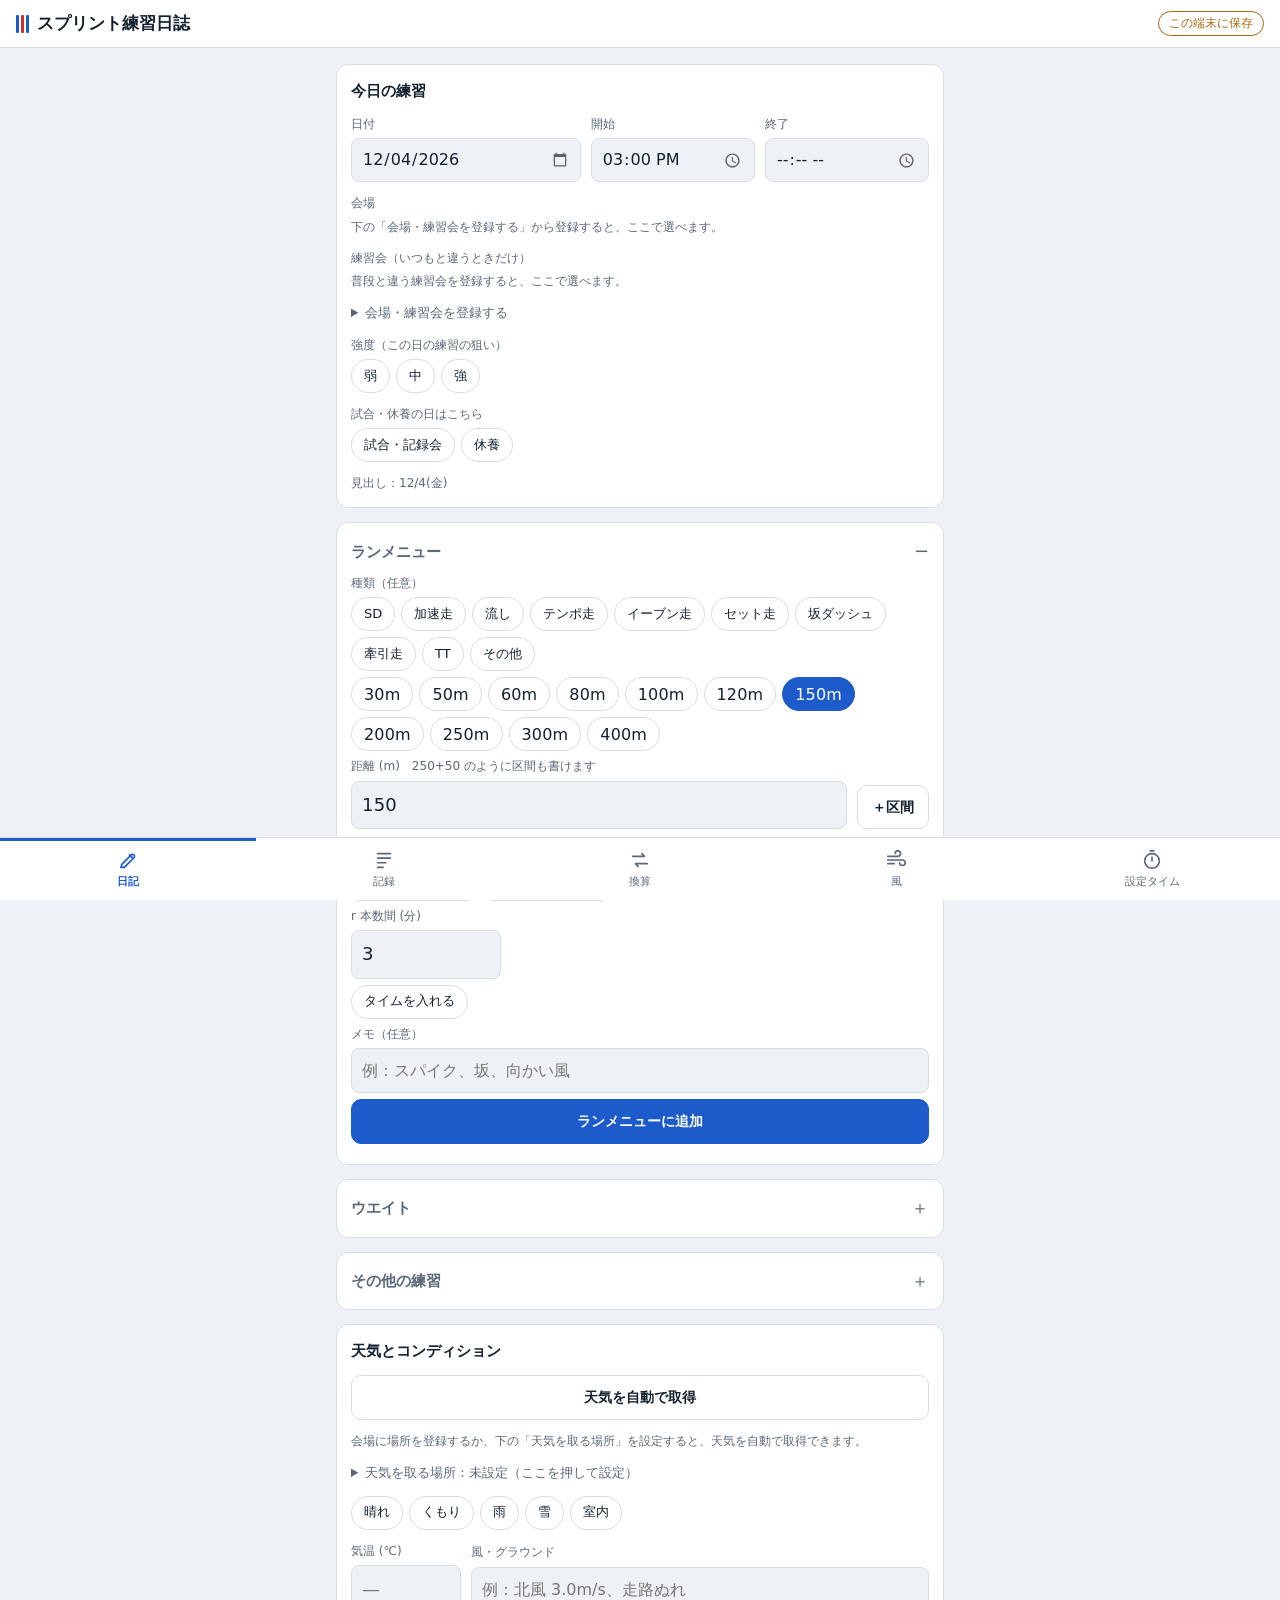
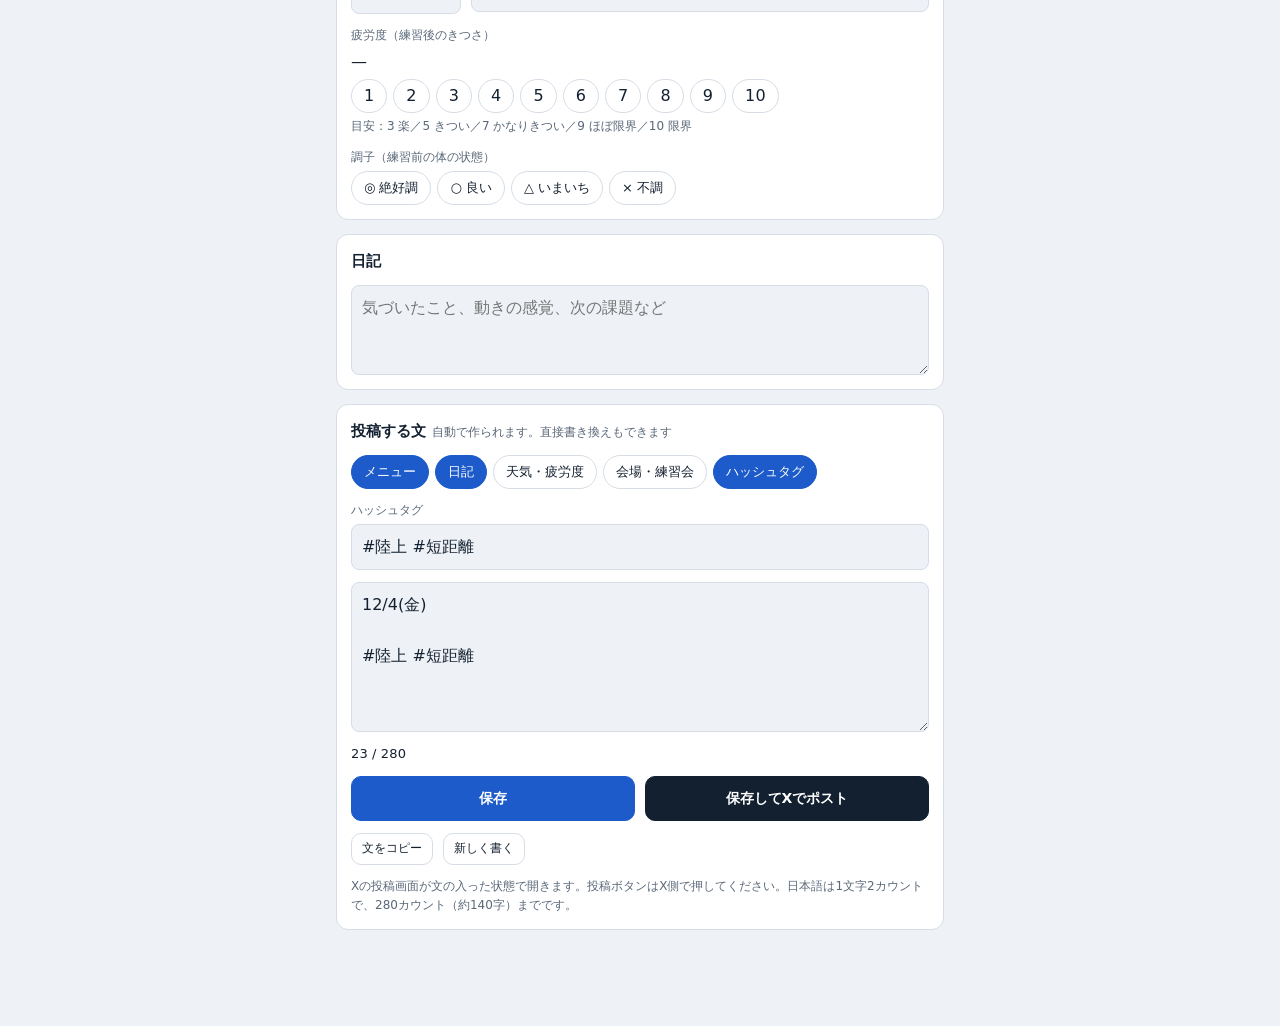
<file: index.html>
<!DOCTYPE html>
<html lang="ja">
<head>
<meta charset="utf-8">
<meta name="viewport" content="width=device-width, initial-scale=1, viewport-fit=cover">
<meta http-equiv="Content-Security-Policy" content="default-src 'none'; script-src 'self'; style-src 'self'; img-src 'self' data:; font-src 'self'; connect-src 'self' https://api.open-meteo.com https://archive-api.open-meteo.com https://geocoding-api.open-meteo.com; manifest-src 'self'; worker-src 'self'; base-uri 'none'; form-action 'none'; object-src 'none'">
<meta name="referrer" content="no-referrer">
<meta name="theme-color" content="#1c5bc9">
<meta name="apple-mobile-web-app-capable" content="yes">
<meta name="apple-mobile-web-app-title" content="練習日誌">
<title>スプリント練習日誌</title>
<link rel="manifest" href="manifest.webmanifest">
<link rel="apple-touch-icon" href="icons/apple-touch-icon.png">
<link rel="icon" href="icons/icon-192.png">
<link rel="stylesheet" href="style.css">
</head>
<body>
<header class="top">
  <h1><span class="lanes" aria-hidden="true"><i></i><i></i><i></i></span>スプリント練習日誌</h1>
  <span id="storePill" class="pill warn">この端末に保存</span>
</header>

<main>
<!-- ================= 日記 ================= -->
<section class="view" id="v-diary">
  <div class="card">
    <h2 id="formTitle">今日の練習</h2>
    <div class="grid3">
      <label class="f">日付<input type="date" id="fDate"></label>
      <label class="f">開始<input type="time" id="fTime" step="900"></label>
      <label class="f">終了<input type="time" id="fTimeEnd" step="900"></label>
    </div>
    <div class="f">会場
      <div class="chips" id="fVenue" role="group" aria-label="会場"></div>
    </div>
    <div class="f">練習会（いつもと違うときだけ）
      <div class="chips" id="fSession" role="group" aria-label="練習会"></div>
    </div>
    <details id="venueBox">
      <summary>会場・練習会を登録する</summary>
      <div class="stack mt8">
        <h3>会場</h3>
        <label class="f">会場の名前<input id="vName" maxlength="40" placeholder="例：鳥取大学グラウンド"></label>
        <p class="hint" id="vLocInfo">場所：なし（天気は「天気を取る場所」で取得します）</p>
        <div class="row">
          <button type="button" class="btn small grow" id="vGeo">今いる場所にする</button>
          <label class="f grow"><input id="vQ" maxlength="40" placeholder="地名で探す（例：鳥取市）" aria-label="会場の場所を地名で探す"></label>
          <button type="button" class="btn small" id="vSearch">検索</button>
        </div>
        <div id="vResults" class="stack"></div>
        <div class="row"><button type="button" class="btn primary grow" id="vAdd">会場を登録</button></div>
        <div id="vList" class="stack"></div>
        <h3>練習会</h3>
        <div class="row">
          <label class="f grow">練習会の名前<input id="sName" maxlength="40" placeholder="例：合同練習、○○クラブ練習会"></label>
          <button type="button" class="btn self-end" id="sAdd">登録</button>
        </div>
        <div id="sList" class="stack"></div>
      </div>
    </details>
    <div class="f">強度（この日の練習の狙い）
      <div class="chips" id="fInt" role="group" aria-label="強度">
        <button type="button" class="chip" data-v="弱" aria-pressed="false">弱</button>
        <button type="button" class="chip" data-v="中" aria-pressed="false">中</button>
        <button type="button" class="chip" data-v="強" aria-pressed="false">強</button>
      </div>
    </div>
    <div class="f">試合・休養の日はこちら
      <div class="chips" id="fMarks" role="group" aria-label="試合・休養">
        <button type="button" class="chip" data-v="試合" aria-pressed="false">試合・記録会</button>
        <button type="button" class="chip" data-v="休養" aria-pressed="false">休養</button>
      </div>
    </div>
    <p class="hint" id="headPreview"></p>
  </div>

  <!-- 試合結果 -->
  <div class="card" id="raceCard" hidden>
    <h2>試合結果<small>自己記録（PB・SB）に自動で入ります</small></h2>
    <label class="f">大会名<input id="fMeet" maxlength="60" placeholder="例：県選手権、学内記録会"></label>
    <div class="chips" id="xEvent" role="group" aria-label="種目"></div>
    <div class="row" id="xDistRow">
      <label class="f w-s">距離 (m)<input class="num" id="xDist" inputmode="numeric" value="100" maxlength="5"></label>
    </div>
    <div class="stack" id="xRelay" hidden>
      <div class="chips" id="xRelayType" role="group" aria-label="リレーの種目">
        <button type="button" class="chip" data-v="4×100m" aria-pressed="true">4×100m</button>
        <button type="button" class="chip" data-v="4×400m" aria-pressed="false">4×400m</button>
        <button type="button" class="chip" data-v="その他" aria-pressed="false">その他</button>
      </div>
      <label class="f" id="xRelayNameWrap" hidden>リレーの名前<input id="xRelayName" maxlength="20" placeholder="例：スウェーデンリレー"></label>
      <div class="f">走順
        <div class="chips" id="xLeg" role="group" aria-label="走順">
          <button type="button" class="chip num" data-v="1" aria-pressed="false">1走</button>
          <button type="button" class="chip num" data-v="2" aria-pressed="false">2走</button>
          <button type="button" class="chip num" data-v="3" aria-pressed="false">3走</button>
          <button type="button" class="chip num" data-v="4" aria-pressed="false">4走</button>
        </div>
      </div>
    </div>
    <div class="chips" id="xRound" role="group" aria-label="ラウンド">
      <button type="button" class="chip" data-v="予選" aria-pressed="false">予選</button>
      <button type="button" class="chip" data-v="準決勝" aria-pressed="false">準決勝</button>
      <button type="button" class="chip" data-v="決勝" aria-pressed="false">決勝</button>
      <button type="button" class="chip" data-v="TR" aria-pressed="false">TR</button>
    </div>
    <div class="row">
      <label class="f grow"><span id="xTimeLabel">タイム</span><input class="num" id="xTime" inputmode="decimal" maxlength="8" placeholder="例：11.20"></label>
      <label class="f grow" id="xWindWrap">風速 (m/s)<input class="num" id="xWind" inputmode="decimal" maxlength="5" placeholder="例：+1.2"></label>
      <label class="f grow" id="xSplitWrap" hidden>自分の区間 (任意)<input class="num" id="xSplit" inputmode="decimal" maxlength="8" placeholder="例：10.5"></label>
    </div>
    <div class="chips" id="xTiming" role="group" aria-label="計時">
      <button type="button" class="chip" data-v="elec" aria-pressed="true">電気計時</button>
      <button type="button" class="chip" data-v="hand" aria-pressed="false">手動計時</button>
    </div>
    <div class="row">
      <label class="f w-xs">順位<input class="num" id="xPlace" inputmode="numeric" maxlength="3" placeholder="—"></label>
      <label class="f w-xs">組<input class="num" id="xHeat" inputmode="numeric" maxlength="3" placeholder="—"></label>
      <label class="f w-xs">レーン<input class="num" id="xLane" inputmode="numeric" maxlength="2" placeholder="—"></label>
    </div>
    <div class="row"><button type="button" class="btn primary grow" id="xAdd">結果を追加</button></div>
    <div id="raceList" class="stack"></div>
  </div>

  <!-- ランメニュー -->
  <details class="card" id="runCard" open>
    <summary><h2>ランメニュー <small id="runCount"></small></h2></summary>
    <div class="stack mt8">
      <div class="f">種類（任意）
        <div class="chips" id="mKind" role="group" aria-label="ランメニューの種類"></div>
      </div>
      <label class="f" id="mKindNameWrap" hidden>種類の名前<input id="mKindName" maxlength="20" placeholder="例：ミニハードル走"></label>
      <div class="chips" id="mDist" role="group" aria-label="距離"></div>
      <div class="row">
        <label class="f grow">距離 (m)　250+50 のように区間も書けます<input class="num" id="mDistIn" inputmode="text" value="150" maxlength="30"></label>
        <button type="button" class="btn self-end" id="mPlus" aria-label="区間を足す">＋区間</button>
      </div>
      <div class="row">
        <div class="f">本数
          <div class="stepper"><button type="button" data-step="reps" data-d="-1" aria-label="本数を減らす">−</button><input class="num stepnum" id="mReps" type="text" inputmode="numeric" pattern="[0-9]*" maxlength="3" value="3" aria-label="本数（1〜20）"><button type="button" data-step="reps" data-d="1" aria-label="本数を増やす">＋</button></div>
        </div>
        <div class="f">セット
          <div class="stepper"><button type="button" data-step="sets" data-d="-1" aria-label="セットを減らす">−</button><input class="num stepnum" id="mSets" type="text" inputmode="numeric" pattern="[0-9]*" maxlength="3" value="1" aria-label="セット数（1〜20）"><button type="button" data-step="sets" data-d="1" aria-label="セットを増やす">＋</button></div>
        </div>
      </div>
      <div class="stack" id="mLinkWrap" hidden>
        <label class="f">つなぎ（区間のあいだ）<input id="mLink" maxlength="30" placeholder="例：10秒、ウォーク20m"></label>
        <div class="chips" id="mLinkChips" role="group" aria-label="つなぎをすぐ選ぶ"></div>
      </div>
      <div class="row">
        <label class="f w-m">r 本数間 (分)<input class="num" id="mRest" inputmode="decimal" value="3" maxlength="8"></label>
        <label class="f w-m" id="mSetRestWrap">R セット間 (分)<input class="num" id="mSetRest" inputmode="decimal" value="8" maxlength="8"></label>
      </div>
      <div class="chips" role="group" aria-label="タイム">
        <button type="button" class="chip" id="mWithTime" aria-pressed="false">タイムを入れる</button>
      </div>
      <p class="hint" id="mTimeNote" hidden>タイムを入れられるのは、本数×セットが20本までのメニューです。</p>
      <div class="stack" id="mTimeWrap" hidden>
        <div class="chips" id="mTiming" role="group" aria-label="計時">
          <button type="button" class="chip" data-v="hand" aria-pressed="true">手動計時</button>
          <button type="button" class="chip" data-v="elec" aria-pressed="false">電気計時</button>
        </div>
        <div class="times" id="mTimes"></div>
      </div>
      <label class="f">メモ（任意）<input id="mNote" maxlength="100" placeholder="例：スパイク、坂、向かい風"></label>
      <div class="row">
        <button type="button" class="btn primary grow" id="mAdd">ランメニューに追加</button>
      </div>
      <div id="menuList" class="stack"></div>
    </div>
  </details>

  <!-- ウエイト -->
  <details class="card" id="weightCard">
    <summary><h2>ウエイト <small id="weightCount"></small></h2></summary>
    <div class="stack mt8">
      <div class="chips" id="gEx" role="group" aria-label="ウエイトの種目"></div>
      <label class="f">種目名<input id="gName" maxlength="30" value="スクワット"></label>
      <div class="row">
        <label class="f w-m">重量 (kg)<input class="num" id="gKg" inputmode="decimal" maxlength="30" placeholder="例：100 / 80-90-100"></label>
        <div class="f">回数
          <div class="stepper"><button type="button" data-gstep="reps" data-d="-1" aria-label="回数を減らす">−</button><input class="num stepnum" id="gReps" type="text" inputmode="numeric" pattern="[0-9]*" maxlength="3" value="5" aria-label="回数（1〜100）"><button type="button" data-gstep="reps" data-d="1" aria-label="回数を増やす">＋</button></div>
        </div>
        <div class="f">セット
          <div class="stepper"><button type="button" data-gstep="sets" data-d="-1" aria-label="セットを減らす">−</button><input class="num stepnum" id="gSets" type="text" inputmode="numeric" pattern="[0-9]*" maxlength="3" value="3" aria-label="セット数（1〜20）"><button type="button" data-gstep="sets" data-d="1" aria-label="セットを増やす">＋</button></div>
        </div>
      </div>
      <label class="f">メモ（任意）<input id="gNote" maxlength="60" placeholder="例：RPE8、フォーム重視、片脚ずつ"></label>
      <div class="row">
        <button type="button" class="btn primary grow" id="gAdd">ウエイトを追加</button>
      </div>
      <div id="weightList" class="stack"></div>
    </div>
  </details>

  <!-- その他の練習 -->
  <details class="card" id="extraCard">
    <summary><h2>その他の練習 <small id="extraCount"></small></h2></summary>
    <div class="stack mt8">
      <div class="chips" id="oCat" role="group" aria-label="練習の種類"></div>
      <div class="chips" id="oPlyo" role="group" aria-label="プライオ・跳躍の種目" hidden></div>
      <label class="f" id="oNameWrap"><span id="oNameLabel">内容（任意）</span><input id="oName" maxlength="30"></label>
      <div class="row" id="oPmRow" hidden>
        <label class="f w-s">負荷 (kp)<input class="num" id="oKp" inputmode="decimal" maxlength="6" placeholder="例：7.5"></label>
        <label class="f w-s">最大 (W)<input class="num" id="oWatt" inputmode="numeric" maxlength="5" placeholder="任意"></label>
      </div>
      <div class="row" id="oAmtRow">
        <label class="f grow" id="oAmtWrap"><span id="oAmtLabel">量</span><input class="num" id="oAmt" maxlength="20"></label>
        <div class="f" id="oSetsWrap">セット
          <div class="stepper"><button type="button" data-ostep="-1" aria-label="セットを減らす">−</button><input class="num stepnum" id="oSets" type="text" inputmode="numeric" pattern="[0-9]*" maxlength="3" value="1" aria-label="セット数（1〜20）"><button type="button" data-ostep="1" aria-label="セットを増やす">＋</button></div>
        </div>
      </div>
      <div class="chips" id="oAmtChips" role="group" aria-label="量をすぐ選ぶ"></div>
      <label class="f"><span id="oMemoLabel">メモ（任意）</span><input id="oMemo" maxlength="60" placeholder="例：回転重視、左脚に張り"></label>
      <div class="row">
        <button type="button" class="btn primary grow" id="oAdd">追加</button>
      </div>
      <div class="row">
        <button type="button" class="btn small grow" id="oUseTpl">いつものセットを入れる</button>
        <button type="button" class="btn small grow" id="oSaveTpl">今の内容をいつものセットに登録</button>
      </div>
      <p class="hint" id="oTplInfo"></p>
      <div id="extraList" class="stack"></div>
    </div>
  </details>

  <!-- 練習の流れ -->
  <div class="card" id="flowCard">
    <h2>練習の流れ<small>投稿と記録はこの順番。↑↓で入れ替え</small></h2>
    <div id="flowList" class="stack"></div>
    <div class="f" id="upModeWrap">アップの書き方（投稿文）
      <div class="chips" id="upMode" role="group" aria-label="アップの書き方">
        <button type="button" class="chip" data-v="short" aria-pressed="true">「アップ」だけ</button>
        <button type="button" class="chip" data-v="detail" aria-pressed="false">アップ（中身も書く）</button>
      </div>
    </div>
    <p class="hint">「アップ」を押した項目は、投稿文で1つにまとめます。アップのランは練習ベストに入れません。</p>
  </div>

  <div class="card">
    <h2>天気とコンディション</h2>
    <div class="row">
      <button type="button" class="btn grow" id="wxBtn">天気を自動で取得</button>
    </div>
    <p class="hint" id="wxStatus">場所を設定すると、日付と時刻の天気を取得できます。</p>
    <details id="locBox">
      <summary id="locSummary">天気を取る場所：未設定</summary>
      <div class="stack mt8">
        <div class="row">
          <button type="button" class="btn grow" id="geoBtn">現在地を使う</button>
        </div>
        <div class="row">
          <label class="f grow">地名で探す<input id="locQ" maxlength="40" placeholder="例：鳥取市"></label>
          <button type="button" class="btn self-end" id="locSearch">検索</button>
        </div>
        <div id="locResults" class="stack"></div>
        <p class="hint">位置は約1kmの精度に丸めてこの端末にだけ保存し、天気の取得のときだけOpen-Meteoに送ります。</p>
      </div>
    </details>
    <div class="chips" id="fWeather" role="group" aria-label="天気"></div>
    <div class="row">
      <label class="f w-s">気温 (℃)<input class="num" id="fTemp" inputmode="decimal" placeholder="—" maxlength="5"></label>
      <label class="f grow">風・グラウンド<input id="fWind" maxlength="80" placeholder="例：北風 3.0m/s、走路ぬれ"></label>
    </div>
    <div class="f">疲労度（練習後のきつさ） <span class="num rpe" id="fFatV">—</span>
      <div class="chips" id="fFat" role="group" aria-label="疲労度"></div>
      <span class="hint">目安：3 楽／5 きつい／7 かなりきつい／9 ほぼ限界／10 限界</span>
    </div>
    <div class="f">調子（練習前の体の状態）
      <div class="chips" id="fCond" role="group" aria-label="調子"></div>
    </div>
  </div>

  <div class="card">
    <h2>日記</h2>
    <textarea id="fBody" maxlength="5000" placeholder="気づいたこと、動きの感覚、次の課題など"></textarea>
  </div>

  <div class="card">
    <h2>投稿する文<small>自動で作られます。直接書き換えもできます</small></h2>
    <div class="chips" id="pOpts" role="group" aria-label="投稿に入れるもの">
      <button type="button" class="chip" data-k="menu" aria-pressed="true">メニュー</button>
      <button type="button" class="chip" data-k="body" aria-pressed="true">日記</button>
      <button type="button" class="chip" data-k="cond" aria-pressed="false">天気・疲労度</button>
      <button type="button" class="chip" data-k="venue" aria-pressed="false">会場・練習会</button>
      <button type="button" class="chip" data-k="tags" aria-pressed="true">ハッシュタグ</button>
    </div>
    <label class="f">ハッシュタグ<input id="pTags" value="#陸上 #短距離" maxlength="100"></label>
    <textarea id="pText" class="tall" maxlength="5000"></textarea>
    <div class="row between">
      <span class="counter num" id="pCount">0 / 280</span>
      <button type="button" class="btn small" id="pReset" hidden>自動の文に戻す</button>
    </div>
    <div class="row">
      <button type="button" class="btn primary grow" id="saveBtn">保存</button>
      <a class="btn x grow" id="xBtn" href="https://x.com/intent/post" target="_blank" rel="noopener noreferrer">保存してXでポスト</a>
    </div>
    <div class="row">
      <button type="button" class="btn small" id="copyBtn">文をコピー</button>
      <button type="button" class="btn small" id="newBtn">新しく書く</button>
    </div>
    <p class="hint">Xの投稿画面が文の入った状態で開きます。投稿ボタンはX側で押してください。日本語は1文字2カウントで、280カウント（約140字）までです。</p>
  </div>
</section>

<!-- ================= 記録 ================= -->
<section class="view" id="v-log">
  <div class="card" id="backupWarn" hidden>
    <h2>バックアップをおすすめします</h2>
    <p class="hint" id="backupWarnText"></p>
    <div class="row"><button type="button" class="btn primary grow" id="exportBtn2">今すぐ書き出す</button></div>
  </div>
  <div class="card">
    <h2>今週のまとめ</h2>
    <div class="stats">
      <div class="stat"><div class="v num" id="sWeek">0</div><div class="k">練習した日</div></div>
      <div class="stat"><div class="v num" id="sStrong">0</div><div class="k">強度「強」の日</div></div>
      <div class="stat"><div class="v num" id="sDist">0</div><div class="k">走った距離 (m)</div></div>
    </div>
  </div>
  <div class="card">
    <h2>自己記録<small>PB・SB（<span id="sbYear"></span>年）</small></h2>
    <div class="tablewrap"><table id="pbTable"><thead><tr><th>種目</th><th>PB</th><th>SB</th></tr></thead><tbody></tbody></table></div>
    <p class="hint" id="pbEmpty">試合結果を日記に入れるか、下から記録を入れると、種目ごとのPBとSBが出ます。</p>
    <p class="hint">PB・SBは電気計時で、100m・200mなどは追い風2.0m/s以下の記録から選びます。追い風参考や手動計時の記録は、より速いときだけ参考として出します。</p>
    <div id="relayBox" hidden>
      <h3>リレー（チームのベスト）</h3>
      <div class="tablewrap"><table id="relayTable"><thead><tr><th>種目</th><th>ベスト</th><th>大会・走順</th></tr></thead><tbody></tbody></table></div>
    </div>
    <details id="recBox">
      <summary>過去の記録を手で追加する</summary>
      <div class="stack mt8">
        <div class="chips" id="rEvent" role="group" aria-label="種目"></div>
        <div class="row">
          <label class="f w-s">距離 (m)<input class="num" id="rDist" inputmode="numeric" value="100" maxlength="5"></label>
          <label class="f grow">タイム<input class="num" id="rTime" inputmode="decimal" maxlength="8" placeholder="例：11.20 / 50.12 / 1:05.30"></label>
        </div>
        <div class="row">
          <label class="f w-s">風速 (m/s)<input class="num" id="rWind" inputmode="decimal" maxlength="5" placeholder="例：+1.2"></label>
          <label class="f grow">日付<input type="date" id="rDate"></label>
        </div>
        <div class="chips" id="rTiming" role="group" aria-label="計時">
          <button type="button" class="chip" data-v="elec" aria-pressed="true">電気計時</button>
          <button type="button" class="chip" data-v="hand" aria-pressed="false">手動計時</button>
        </div>
        <label class="f">大会名・メモ（任意）<input id="rMeet" maxlength="60" placeholder="例：県選手権 予選2組"></label>
        <div class="row"><button type="button" class="btn primary grow" id="rAdd">記録を追加</button></div>
      </div>
    </details>
    <div id="recList" class="stack"></div>
  </div>
  <div class="card">
    <h2>練習ベスト<small>ランメニューごと。1本のベストと平均のベスト</small></h2>
    <div id="pracBest" class="stack gap12"></div>
  </div>
  <div class="card">
    <h2>日記一覧</h2>
    <div id="entryList" class="stack gap12"></div>
  </div>
  <div class="card">
    <h2>バックアップ</h2>
    <p class="hint">記録はこの端末のブラウザの中にだけ保存されます。機種変更や、ほかの端末で使うときは、書き出したファイルを読み込んでください。</p>
    <div class="row">
      <button type="button" class="btn primary grow" id="exportBtn">ファイルに書き出す</button>
      <label class="btn grow" for="importFile">ファイルを読み込む</label>
      <input type="file" id="importFile" accept="application/json,.json" class="visually-hidden">
    </div>
    <p class="hint" id="lastBackup"></p>
  </div>
</section>

<!-- ================= 換算 ================= -->
<section class="view" id="v-convert">
  <div class="card">
    <h2>距離間のタイム換算</h2>
    <div class="row">
      <label class="f w-sel">距離<select class="num" id="cDist"></select></label>
      <label class="f grow">タイム<input class="num" id="cTime" inputmode="decimal" value="11.20" maxlength="8"></label>
    </div>
    <div class="chips" id="cTiming" role="group" aria-label="計時">
      <button type="button" class="chip" data-v="elec" aria-pressed="true">電気計時</button>
      <button type="button" class="chip" data-v="hand" aria-pressed="false">手動計時</button>
    </div>
    <div class="row" id="cHandRow" hidden>
      <label class="f w-m">手動→電計の加算 (秒)<input class="num" id="cOffset" inputmode="decimal" value="0.24" maxlength="5"></label>
      <p class="hint grow">一般に100m・200mは+0.24秒、400mは+0.14秒がよく使われます。</p>
    </div>
    <div class="result" id="cHandResult" hidden></div>
    <div class="tablewrap"><table id="cTable"><thead><tr><th>距離</th><th>相当タイム</th><th>平均速度</th></tr></thead><tbody></tbody></table></div>
    <p class="hint" id="cNote"></p>
    <p class="hint">換算表の出典：<a class="src" href="https://unattachedrunner.com/time-correlation-sprint-detail/" target="_blank" rel="noopener noreferrer">unattachedrunner.com「タイム換算表（スプリント）」</a>。表の行のあいだは直線で補間しています。</p>
  </div>
</section>

<!-- ================= 風 ================= -->
<section class="view" id="v-wind">
  <div class="card">
    <h2>風の換算</h2>
    <div class="chips" id="wEvent" role="group" aria-label="種目">
      <button type="button" class="chip num" data-v="100" aria-pressed="true">100m</button>
      <button type="button" class="chip num" data-v="200" aria-pressed="false">200m</button>
    </div>
    <div class="chips" id="wMode" role="group" aria-label="換算の向き">
      <button type="button" class="chip" data-v="to0" aria-pressed="true">風ありの記録 → 無風</button>
      <button type="button" class="chip" data-v="from0" aria-pressed="false">無風 → 風あり</button>
    </div>
    <div class="row">
      <label class="f grow"><span id="wTimeLabel">記録</span><input class="num" id="wTime" inputmode="decimal" value="11.20" maxlength="8"></label>
      <label class="f grow">風速 (m/s、追い風が＋)<input class="num" id="wWind" inputmode="decimal" value="+1.8" maxlength="5"></label>
    </div>
    <div class="chips" id="wQuick" role="group" aria-label="風速をすぐ選ぶ"></div>
    <details>
      <summary>標高（高地の競技場のとき）</summary>
      <label class="f w-m mt8">標高 (m)<input class="num" id="wAlt" inputmode="numeric" value="0" maxlength="5"></label>
    </details>
    <div class="result" id="wResult"></div>
    <div class="tablewrap"><table id="wTable"><thead><tr><th>風速</th><th>同じ走りのタイム</th><th>差</th></tr></thead><tbody></tbody></table></div>
    <p class="hint" id="wNote"></p>
  </div>
</section>

<!-- ================= 設定タイム ================= -->
<section class="view" id="v-pace">
  <div class="card">
    <h2>設定タイム計算</h2>
    <p class="hint">基準の記録（自己ベストなど）から、練習する距離の目標タイムを強度別に出します。強度は速度の割合です。</p>
    <div class="row">
      <label class="f w-sel">基準の距離<select class="num" id="pBaseDist"></select></label>
      <label class="f grow">基準タイム（電計）<input class="num" id="pBaseTime" inputmode="decimal" value="11.20" maxlength="8"></label>
    </div>
    <div class="row">
      <label class="f w-sel">練習する距離<select class="num" id="pDist"></select></label>
      <label class="f w-s">強度 (%)<input class="num" id="pPct" inputmode="decimal" value="90" maxlength="5"></label>
    </div>
    <div class="chips" id="pTiming" role="group" aria-label="練習の計時">
      <button type="button" class="chip" data-v="hand" aria-pressed="true">練習は手動計時で測る</button>
      <button type="button" class="chip" data-v="elec" aria-pressed="false">電気計時のまま</button>
    </div>
    <div class="result" id="pResult"></div>
    <div class="tablewrap"><table id="pTable"><thead><tr><th>強度</th><th>目標タイム</th><th>平均速度</th></tr></thead><tbody></tbody></table></div>
    <p class="hint" id="pNote"></p>
  </div>
</section>
</main>

<nav class="tabs" aria-label="画面の切り替え">
  <a href="#diary" data-v="diary"><svg viewBox="0 0 24 24" fill="none" stroke="currentColor" stroke-width="1.8" stroke-linecap="round" stroke-linejoin="round" aria-hidden="true"><path d="M4 20h4l10.5-10.5a2.1 2.1 0 0 0-3-3L5 17v3z"/><path d="M13.5 6.5l3 3"/></svg>日記</a>
  <a href="#log" data-v="log"><svg viewBox="0 0 24 24" fill="none" stroke="currentColor" stroke-width="1.8" stroke-linecap="round" aria-hidden="true"><path d="M5 5h14M5 10h14M5 15h9M5 20h6"/></svg>記録</a>
  <a href="#convert" data-v="convert"><svg viewBox="0 0 24 24" fill="none" stroke="currentColor" stroke-width="1.8" stroke-linecap="round" stroke-linejoin="round" aria-hidden="true"><path d="M4 8h13l-3-3M20 16H7l3 3"/></svg>換算</a>
  <a href="#wind" data-v="wind"><svg viewBox="0 0 24 24" fill="none" stroke="currentColor" stroke-width="1.8" stroke-linecap="round" aria-hidden="true"><path d="M3 8h11a3 3 0 1 0-3-3M3 12h16a3 3 0 1 1-3 3M3 16h7"/></svg>風</a>
  <a href="#pace" data-v="pace"><svg viewBox="0 0 24 24" fill="none" stroke="currentColor" stroke-width="1.8" stroke-linecap="round" aria-hidden="true"><circle cx="12" cy="13" r="8"/><path d="M12 13V9M10 2h4"/></svg>設定タイム</a>
</nav>
<div class="toast" id="toast" role="status" aria-live="polite"></div>

<script src="table.js"></script>
<script src="app.js"></script>
</body>
</html>
</file>
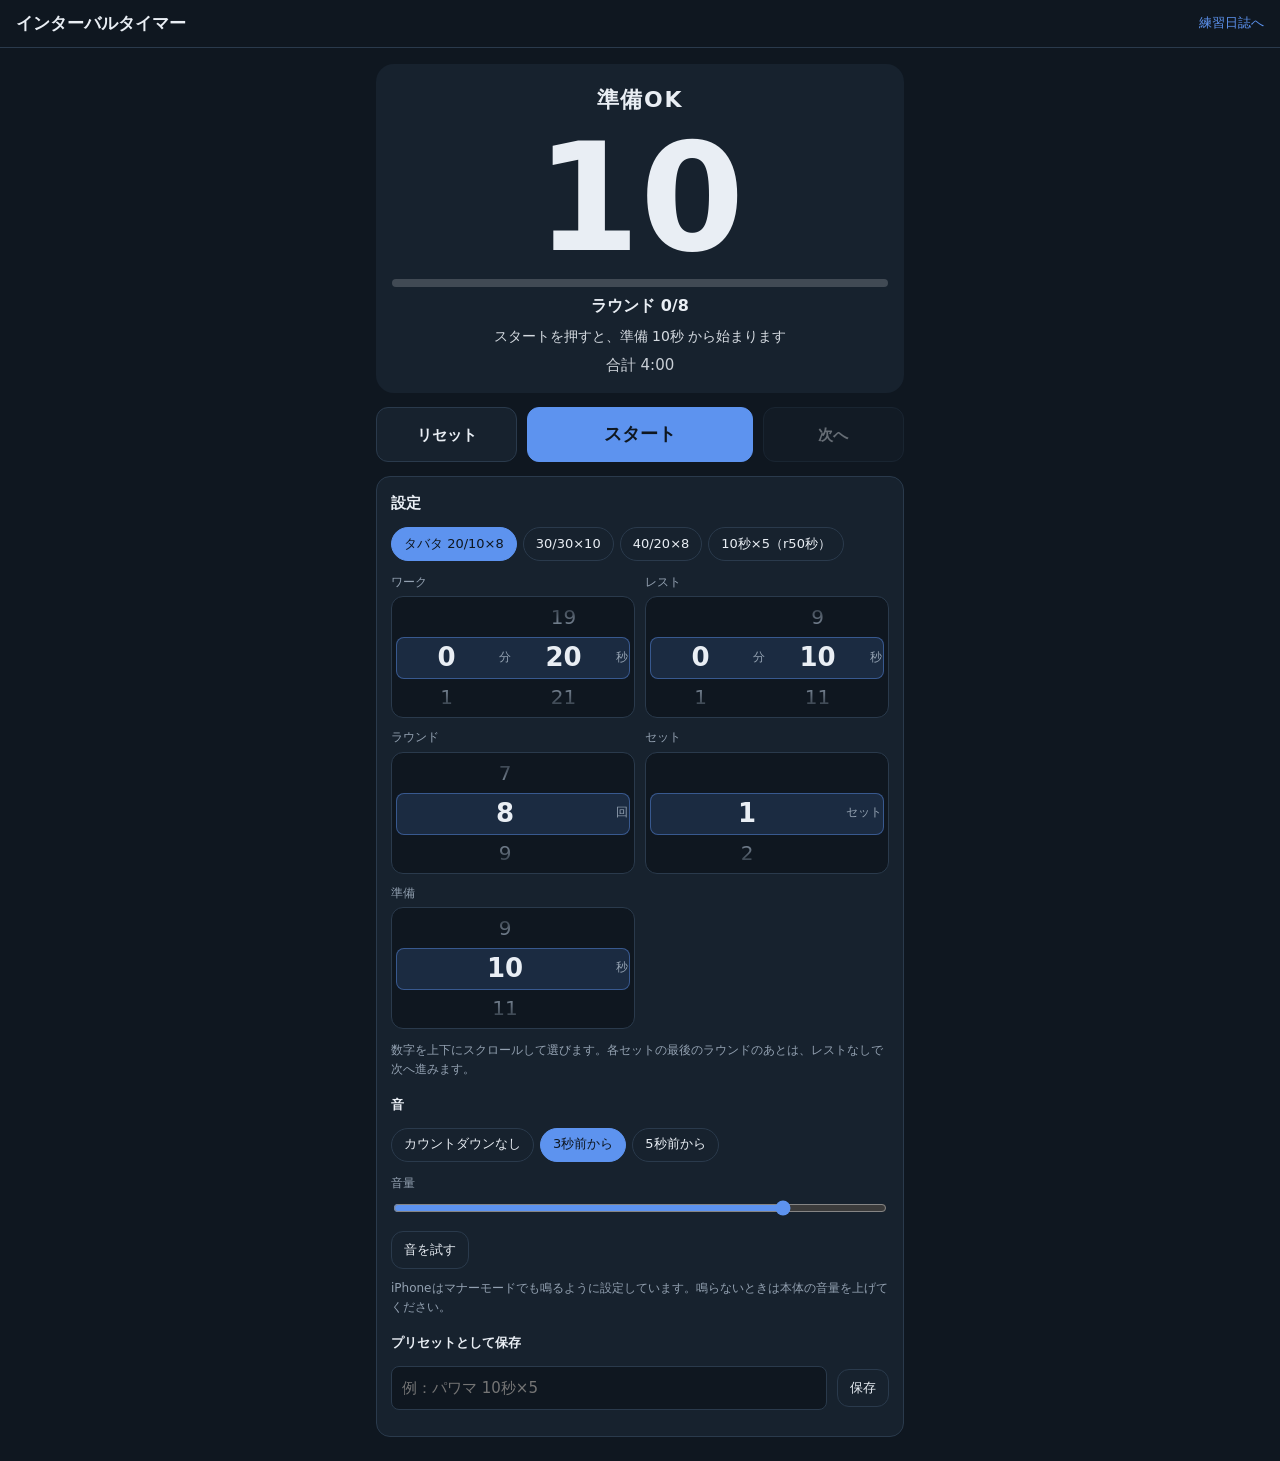
<file: timer/index.html>
<!DOCTYPE html>
<html lang="ja">
<head>
<meta charset="utf-8">
<meta name="viewport" content="width=device-width, initial-scale=1, viewport-fit=cover">
<meta http-equiv="Content-Security-Policy" content="default-src 'none'; script-src 'self'; style-src 'self'; img-src 'self' data:; connect-src 'self'; manifest-src 'self'; worker-src 'self'; base-uri 'none'; form-action 'none'; object-src 'none'">
<meta name="referrer" content="no-referrer">
<meta name="theme-color" content="#0f1720">
<meta name="apple-mobile-web-app-capable" content="yes">
<meta name="apple-mobile-web-app-title" content="タイマー">
<title>インターバルタイマー</title>
<link rel="manifest" href="manifest.webmanifest">
<link rel="apple-touch-icon" href="icons/apple-touch-icon.png">
<link rel="icon" href="icons/icon-192.png">
<link rel="stylesheet" href="timer.css">
</head>
<body data-phase="idle">
<header class="top">
  <h1>インターバルタイマー</h1>
  <a class="link" href="../">練習日誌へ</a>
</header>

<main>
  <section class="clock" aria-live="polite">
    <div class="phase" id="phase">準備OK</div>
    <div class="time num" id="time">0:20</div>
    <div class="bar" aria-hidden="true"><i id="bar"></i></div>
    <div class="meta">
      <span id="round">ラウンド 0/8</span>
      <span id="set">セット 1/1</span>
    </div>
    <div class="next" id="next">スタートを押すと、準備 10秒 から始まります</div>
    <div class="total num" id="total">合計 4:10</div>
  </section>

  <div class="controls">
    <button type="button" class="btn ghost" id="resetBtn">リセット</button>
    <button type="button" class="btn go" id="startBtn">スタート</button>
    <button type="button" class="btn ghost" id="skipBtn" disabled>次へ</button>
  </div>

  <section class="card" id="settings">
    <h2>設定</h2>
    <div class="chips" id="presets" role="group" aria-label="プリセット"></div>

    <div class="grid">
      <div class="field"><span>ワーク</span><div class="wheels"><div class="wheel" id="w-work-m" data-unit="分"></div><div class="wheel" id="w-work-s" data-unit="秒"></div></div></div>
      <div class="field"><span>レスト</span><div class="wheels"><div class="wheel" id="w-rest-m" data-unit="分"></div><div class="wheel" id="w-rest-s" data-unit="秒"></div></div></div>
      <div class="field"><span>ラウンド</span><div class="wheels"><div class="wheel" id="w-rounds" data-unit="回"></div></div></div>
      <div class="field"><span>セット</span><div class="wheels"><div class="wheel" id="w-sets" data-unit="セット"></div></div></div>
      <div class="field" id="setRestField"><span>セット間レスト</span><div class="wheels"><div class="wheel" id="w-setRest-m" data-unit="分"></div><div class="wheel" id="w-setRest-s" data-unit="秒"></div></div></div>
      <div class="field"><span>準備</span><div class="wheels"><div class="wheel" id="w-prep" data-unit="秒"></div></div></div>
    </div>
    <p class="hint">数字を上下にスクロールして選びます。各セットの最後のラウンドのあとは、レストなしで次へ進みます。</p>

    <h3>音</h3>
    <div class="chips" id="countdown" role="group" aria-label="カウントダウン音">
      <button type="button" class="chip" data-v="0" aria-pressed="false">カウントダウンなし</button>
      <button type="button" class="chip" data-v="3" aria-pressed="true">3秒前から</button>
      <button type="button" class="chip" data-v="5" aria-pressed="false">5秒前から</button>
    </div>
    <label class="field">音量<input type="range" id="volume" min="0" max="100" value="80"></label>
    <div class="row">
      <button type="button" class="btn small" id="testBtn">音を試す</button>
      <span class="hint">iPhoneはマナーモードでも鳴るように設定しています。鳴らないときは本体の音量を上げてください。</span>
    </div>

    <h3>プリセットとして保存</h3>
    <div class="row">
      <input id="presetName" maxlength="20" placeholder="例：パワマ 10秒×5" aria-label="プリセットの名前">
      <button type="button" class="btn small" id="saveBtn">保存</button>
    </div>
    <div id="myPresets" class="list"></div>
  </section>
</main>
<div class="toast" id="toast" role="status" aria-live="polite"></div>
<script src="timer.js"></script>
</body>
</html>
</file>
<file: style.css>
/* Layout: one-column phone app, sticky header, bottom tab bar like a lane strip. Numbers in a condensed scoreboard face. */
:root{
  --bg:#eef2f6; --surface:#ffffff; --ink:#132030; --muted:#5a6879; --line:#d6dde6;
  --accent:#1c5bc9; --accent-ink:#ffffff; --accent-soft:#e3ecfb;
  --pb:#c9352b; --ok:#1d8048; --warn:#a86a12;
  --font-num:"DIN Alternate","Bahnschrift","Roboto Condensed","Arial Narrow",system-ui,sans-serif;
  --font-body:"Hiragino Sans","Hiragino Kaku Gothic ProN","Noto Sans JP","Yu Gothic UI","Meiryo",system-ui,sans-serif;
  color-scheme:light;
}
@media (prefers-color-scheme: dark){
  :root:not([data-theme="light"]){
    --bg:#0c131c; --surface:#141e2a; --ink:#e6edf5; --muted:#93a2b3; --line:#26364a;
    --accent:#5d93ef; --accent-ink:#0c131c; --accent-soft:#1b2c45;
    --pb:#f0695d; --ok:#4cc27e; --warn:#e0a548; color-scheme:dark;
  }
}
:root[data-theme="dark"]{
  --bg:#0c131c; --surface:#141e2a; --ink:#e6edf5; --muted:#93a2b3; --line:#26364a;
  --accent:#5d93ef; --accent-ink:#0c131c; --accent-soft:#1b2c45;
  --pb:#f0695d; --ok:#4cc27e; --warn:#e0a548; color-scheme:dark;
}
*{box-sizing:border-box}
[hidden]{display:none !important}
html,body{margin:0;height:100%}
body{background:var(--bg);color:var(--ink);font-family:var(--font-body);font-size:15px;line-height:1.6;-webkit-text-size-adjust:100%}
.num{font-family:var(--font-num);font-variant-numeric:tabular-nums;letter-spacing:.01em}
header.top{position:sticky;top:0;z-index:5;background:var(--surface);border-bottom:1px solid var(--line);padding:calc(10px + env(safe-area-inset-top)) 16px 10px;display:flex;align-items:center;justify-content:space-between;gap:12px}
header.top h1{margin:0;font-size:17px;font-weight:700;display:flex;align-items:center;gap:8px}
.lanes{display:inline-flex;gap:2px}
.lanes i{display:block;width:3px;height:18px;background:var(--accent);border-radius:1px}
.lanes i:nth-child(2){background:var(--pb)}
.pill{font-size:12px;padding:2px 10px;border-radius:999px;border:1px solid var(--line);color:var(--muted);white-space:nowrap}
.pill.ok{color:var(--ok);border-color:currentColor}
.pill.warn{color:var(--warn);border-color:currentColor}
.pill.pb{color:var(--pb);border-color:currentColor}
main{max-width:640px;margin:0 auto;padding:16px 16px calc(96px + env(safe-area-inset-bottom));display:flex;flex-direction:column;gap:14px}
section.view{display:none;flex-direction:column;gap:14px}
section.view.on{display:flex}
.card{background:var(--surface);border:1px solid var(--line);border-radius:12px;padding:14px;display:flex;flex-direction:column;gap:12px}
.card h2{margin:0;font-size:15px;font-weight:700;text-wrap:balance}
.card h2 small{font-weight:400;color:var(--muted);font-size:12px;margin-left:6px}
.card h3{margin:6px 0 0;font-size:13px;font-weight:700}
.row{display:flex;gap:10px;flex-wrap:wrap;align-items:center}
.row.between{justify-content:space-between}
.row > .grow{flex:1 1 140px}
.stack{display:flex;flex-direction:column;gap:6px}
.stack.gap12{gap:12px}
.self-end{align-self:flex-end}
.mt8{margin-top:8px}
.w-s{width:110px}.w-m{width:150px}.w-sel{width:120px}.w-time{width:130px}
label.f,div.f{display:flex;flex-direction:column;gap:4px;font-size:12px;color:var(--muted)}
.rpe{font-size:16px;color:var(--ink)}
input,select,textarea{font:inherit;color:var(--ink);background:var(--bg);border:1px solid var(--line);border-radius:8px;padding:9px 10px;width:100%;min-width:0}
input.num,select.num{font-family:var(--font-num);font-size:18px}
input[type="range"]{padding:0;accent-color:var(--accent)}
textarea{resize:vertical;min-height:90px;line-height:1.6}
textarea.tall{min-height:150px}
input:focus-visible,select:focus-visible,textarea:focus-visible,button:focus-visible,a:focus-visible,label.btn:focus-within{outline:2px solid var(--accent);outline-offset:2px}
.visually-hidden{position:absolute;width:1px;height:1px;padding:0;margin:-1px;overflow:hidden;clip:rect(0 0 0 0);white-space:nowrap;border:0}
.chips{display:flex;flex-wrap:wrap;gap:6px}
.chip{font:inherit;font-size:13px;border:1px solid var(--line);background:var(--surface);color:var(--ink);border-radius:999px;padding:5px 12px;cursor:pointer;min-height:34px}
.chip.num{font-size:16px;padding:3px 12px}
.chip[aria-pressed="true"]{background:var(--accent);border-color:var(--accent);color:var(--accent-ink)}
.btn{font:inherit;font-weight:700;font-size:14px;border-radius:10px;padding:10px 14px;border:1px solid var(--line);background:var(--surface);color:var(--ink);cursor:pointer;display:inline-flex;align-items:center;justify-content:center;gap:6px;text-decoration:none;min-height:42px;text-align:center}
.btn.primary{background:var(--accent);border-color:var(--accent);color:var(--accent-ink)}
.btn.x{background:var(--ink);border-color:var(--ink);color:var(--surface)}
.btn.danger{color:var(--pb);border-color:var(--pb)}
.btn.small{font-size:12px;min-height:32px;padding:4px 10px;font-weight:500}
.btn.grow{flex:1 1 0}
.btn:disabled{opacity:.5;cursor:default}
.stepper{display:flex;align-items:center;border:1px solid var(--line);border-radius:8px;overflow:hidden;background:var(--bg)}
.stepper button{font:inherit;font-size:18px;width:38px;height:40px;border:0;background:transparent;color:var(--ink);cursor:pointer}
.stepper .stepnum{width:46px;min-width:0;text-align:center;font-size:20px;color:var(--ink);background:transparent;border:0;border-radius:0;padding:0;height:40px}
.stepper .stepnum:focus{background:var(--surface);outline:2px solid var(--accent);outline-offset:-2px}
.times{display:grid;grid-template-columns:repeat(auto-fill,minmax(68px,1fr));gap:6px}
.times label{position:relative}
.times label b{position:absolute;left:7px;top:3px;font-size:10px;color:var(--muted);font-weight:400}
.times input{padding:15px 6px 5px;text-align:center}
.menuitem{display:flex;align-items:flex-start;gap:8px;border:1px solid var(--line);border-radius:8px;padding:8px 10px;background:var(--bg)}
.menuitem .t{flex:1;font-size:16px;word-break:break-all}
.hint{font-size:12px;color:var(--muted);margin:0}
.counter{font-size:13px}
.counter.over{color:var(--pb);font-weight:700}
.result{display:flex;align-items:baseline;gap:10px;flex-wrap:wrap}
.result .big{font-size:44px;font-weight:700;line-height:1}
.result .sub{color:var(--muted);font-size:13px}
table{width:100%;border-collapse:collapse;font-size:14px}
th,td{padding:7px 8px;border-bottom:1px solid var(--line);text-align:right}
th:first-child,td:first-child{text-align:left}
th{font-size:12px;color:var(--muted);font-weight:500}
td.num,.num.lg{font-size:18px}
tr.me td{background:var(--accent-soft);font-weight:700}
.tablewrap{overflow-x:auto}
.entry{display:flex;flex-direction:column;gap:6px;border-top:1px solid var(--line);padding-top:12px}
.entry:first-child{border-top:0;padding-top:0}
.entry .head{display:flex;gap:8px;align-items:center;flex-wrap:wrap}
.entry .date{font-family:var(--font-num);font-size:20px;font-weight:600}
.entry .body{white-space:pre-wrap;font-size:14px;overflow-wrap:anywhere}
.entry .menu{font-size:16px}
.stats{display:grid;grid-template-columns:repeat(3,1fr);gap:8px}
.stat{background:var(--bg);border-radius:8px;padding:8px 10px}
.stat .v{font-size:26px;font-weight:700;line-height:1.1}
.stat .k{font-size:11px;color:var(--muted)}
.locitem{justify-content:space-between}
nav.tabs{position:fixed;left:0;right:0;bottom:0;z-index:6;background:var(--surface);border-top:1px solid var(--line);display:grid;grid-template-columns:repeat(5,1fr);padding-bottom:env(safe-area-inset-bottom)}
nav.tabs a{display:flex;flex-direction:column;align-items:center;gap:2px;padding:8px 2px 9px;text-decoration:none;color:var(--muted);font-size:11px;border-top:3px solid transparent}
nav.tabs a svg{width:22px;height:22px}
nav.tabs a[aria-current="page"]{color:var(--accent);border-top-color:var(--accent);font-weight:700}
.toast{position:fixed;left:50%;bottom:calc(84px + env(safe-area-inset-bottom));transform:translateX(-50%);background:var(--ink);color:var(--surface);padding:8px 16px;border-radius:999px;font-size:13px;opacity:0;pointer-events:none;transition:opacity .2s;max-width:90vw;text-align:center}
.toast.show{opacity:1}
details summary{cursor:pointer;font-size:13px;color:var(--muted)}
a.src{color:var(--accent)}
@media (prefers-reduced-motion: reduce){.toast{transition:none}}
.pbmark{color:var(--pb)}
input:disabled{opacity:.5}
.w-xs{width:72px}
details.card > summary{list-style:none;cursor:pointer;display:flex;align-items:center;justify-content:space-between}
details.card > summary::-webkit-details-marker{display:none}
details.card > summary::after{content:"＋";color:var(--muted);font-size:18px}
details.card[open] > summary::after{content:"−"}
details.card > summary h2{display:inline}
.times.multi{grid-template-columns:repeat(auto-fill,minmax(150px,1fr))}
.rep{display:flex;flex-direction:column;gap:2px}
.rep b{font-size:10px;color:var(--muted);font-weight:400}
.rep .segs{display:flex;align-items:center;gap:4px}
.rep .segs input{padding:8px 4px;text-align:center}
.rep .plus{color:var(--muted)}
.btn.off{color:var(--muted);border-style:dashed}
.pbrow{display:flex;gap:8px;align-items:flex-start}
.pill.int{color:var(--accent);border-color:currentColor}
.btn.on{background:var(--accent-soft);border-color:var(--accent);color:var(--accent)}
.menuitem.isup{border-style:dashed}
.menuitem .t .pill{font-size:11px;padding:0 8px;margin-right:2px}
/* 日付・時刻の入力欄：iPhone の Safari で枠からはみ出さないようにする */
label.f,div.f{min-width:0}
input[type="date"],input[type="time"]{-webkit-appearance:none;appearance:none;display:block;min-width:0;max-width:100%;height:44px;line-height:24px;padding:9px 10px;text-align:left;font-variant-numeric:tabular-nums}
input[type="date"]::-webkit-date-and-time-value,input[type="time"]::-webkit-date-and-time-value{text-align:left;margin:0;min-height:24px}
input[type="date"]::-webkit-calendar-picker-indicator,input[type="time"]::-webkit-calendar-picker-indicator{margin-left:2px;opacity:.6}
.grid3{display:grid;grid-template-columns:minmax(0,1fr) minmax(0,1fr);gap:10px}
.grid3 > :first-child{grid-column:1 / -1}
@media (min-width:560px){.grid3{grid-template-columns:minmax(0,1.4fr) minmax(0,1fr) minmax(0,1fr)}.grid3 > :first-child{grid-column:auto}}
header.top h1{white-space:nowrap;min-width:0}
@media (max-width:360px){header.top h1{font-size:15px}header.top .pill{font-size:11px;padding:2px 8px}}

/* iPhone：ボタンの連打で拡大しない／入力欄を押したときに拡大しない（16px 未満だと拡大される） */
html{touch-action:manipulation}
button,.chip,.btn,a,label,summary{touch-action:manipulation}
input,select,textarea{font-size:16px}
</file>
<file: timer/timer.css>
/* Layout: one screen, the clock on top as a scoreboard; the phase color fills the clock panel so it reads from across the track. */
:root{
  --bg:#0f1720; --surface:#17222e; --ink:#e9eef4; --muted:#93a1b1; --line:#2a3a4c;
  --work:#e5483c; --rest:#2f8f62; --prep:#c9902a; --setrest:#3d6fd1; --done:#56657a;
  --accent:#5d93ef;
  --font-num:"DIN Alternate","Bahnschrift","Roboto Condensed","Arial Narrow",system-ui,sans-serif;
  --font-body:"Hiragino Sans","Hiragino Kaku Gothic ProN","Noto Sans JP","Yu Gothic UI","Meiryo",system-ui,sans-serif;
  color-scheme:dark;
}
*{box-sizing:border-box}
[hidden]{display:none !important}
html,body{margin:0;height:100%}
body{background:var(--bg);color:var(--ink);font-family:var(--font-body);font-size:15px;line-height:1.6;-webkit-text-size-adjust:100%}
.num{font-family:var(--font-num);font-variant-numeric:tabular-nums}
header.top{display:flex;justify-content:space-between;align-items:center;padding:calc(10px + env(safe-area-inset-top)) 16px 10px;border-bottom:1px solid var(--line)}
header.top h1{margin:0;font-size:17px}
a.link{color:var(--accent);font-size:13px;text-decoration:none}
main{max-width:560px;margin:0 auto;padding:16px 16px calc(24px + env(safe-area-inset-bottom));display:flex;flex-direction:column;gap:14px}

.clock{--c:var(--surface);background:var(--c);border-radius:18px;padding:18px 16px 16px;display:flex;flex-direction:column;align-items:center;gap:6px;transition:background-color .25s}
body[data-phase="work"] .clock{--c:var(--work)}
body[data-phase="rest"] .clock{--c:var(--rest)}
body[data-phase="prep"] .clock{--c:var(--prep)}
body[data-phase="setrest"] .clock{--c:var(--setrest)}
body[data-phase="done"] .clock{--c:var(--done)}
.phase{font-size:22px;font-weight:700;letter-spacing:.08em}
.time{font-size:clamp(88px,30vw,150px);font-weight:700;line-height:1}
.bar{width:100%;height:8px;background:rgba(255,255,255,.18);border-radius:4px;overflow:hidden}
.bar i{display:block;height:100%;width:0;background:#fff;border-radius:4px}
.meta{display:flex;gap:16px;font-size:16px;font-weight:700}
.next{font-size:14px;opacity:.9;text-align:center}
.total{font-size:15px;opacity:.85}

.controls{display:grid;grid-template-columns:1fr 1.6fr 1fr;gap:10px}
.btn{font:inherit;font-weight:700;border-radius:12px;border:1px solid var(--line);background:var(--surface);color:var(--ink);padding:12px;min-height:52px;cursor:pointer}
.btn.go{background:var(--accent);border-color:var(--accent);color:#0f1720;font-size:18px}
.btn.go.pause{background:var(--ink);border-color:var(--ink)}
.btn:disabled{opacity:.4;cursor:default}
.btn.small{min-height:38px;padding:6px 12px;font-size:13px;font-weight:500}
.btn.danger{color:#ff8a7f;border-color:#ff8a7f}
button:focus-visible,input:focus-visible,a:focus-visible{outline:2px solid var(--accent);outline-offset:2px}

.card{background:var(--surface);border:1px solid var(--line);border-radius:14px;padding:14px;display:flex;flex-direction:column;gap:12px}
.card h2{margin:0;font-size:15px}
.card h3{margin:4px 0 0;font-size:13px}
body.running #settings{opacity:.45;pointer-events:none}
.chips{display:flex;flex-wrap:wrap;gap:6px}
.chip{font:inherit;font-size:13px;border:1px solid var(--line);background:transparent;color:var(--ink);border-radius:999px;padding:5px 12px;min-height:34px;cursor:pointer}
.chip[aria-pressed="true"]{background:var(--accent);border-color:var(--accent);color:#0f1720}
.grid{display:grid;grid-template-columns:repeat(2,minmax(0,1fr));gap:10px}
.field{display:flex;flex-direction:column;gap:4px;font-size:12px;color:var(--muted);min-width:0}
/* ドラム（リール）式：3行見えて、真ん中が選ばれている値 */
.wheels{position:relative;display:flex;gap:4px;background:var(--bg);border:1px solid var(--line);border-radius:12px;padding:0 6px;overflow:hidden}
.wheels::before{content:"";position:absolute;left:4px;right:4px;top:40px;height:40px;border-radius:8px;background:rgba(93,147,239,.16);border:1px solid rgba(93,147,239,.45);pointer-events:none}
.wheel{position:relative;flex:1;min-width:0;height:120px;overflow-y:auto;scroll-snap-type:y mandatory;overscroll-behavior:contain;-webkit-overflow-scrolling:touch;scrollbar-width:none;outline:none;
  -webkit-mask-image:linear-gradient(to bottom,transparent 0,#000 30%,#000 70%,transparent 100%);mask-image:linear-gradient(to bottom,transparent 0,#000 30%,#000 70%,transparent 100%)}
.wheel::-webkit-scrollbar{display:none}
.wheel:focus-visible{box-shadow:inset 0 0 0 2px var(--accent);border-radius:8px}
.wheel ul{list-style:none;margin:0;padding:40px 0}
.wheel li{height:40px;line-height:40px;text-align:center;font-size:20px;color:var(--muted);scroll-snap-align:center;cursor:pointer}
.wheel li.sel{color:var(--ink);font-size:26px;font-weight:700}
.wheels .unit{align-self:center;font-size:12px;color:var(--muted);flex:none;position:relative;z-index:1}
input{font:inherit;color:var(--ink);background:var(--bg);border:1px solid var(--line);border-radius:8px;padding:9px 10px;min-width:0}
input[type="range"]{padding:0;accent-color:var(--accent)}
.row{display:flex;gap:10px;align-items:center;flex-wrap:wrap}
.row input{flex:1}
.hint{font-size:12px;color:var(--muted);margin:0}
.list{display:flex;flex-direction:column;gap:6px}
.item{display:flex;align-items:center;gap:8px;border:1px solid var(--line);border-radius:8px;padding:6px 10px}
.item span{flex:1}
.toast{position:fixed;left:50%;bottom:calc(24px + env(safe-area-inset-bottom));transform:translateX(-50%);background:var(--ink);color:var(--bg);padding:8px 16px;border-radius:999px;font-size:13px;opacity:0;pointer-events:none;transition:opacity .2s;max-width:90vw;text-align:center}
.toast.show{opacity:1}
@media (prefers-reduced-motion: reduce){.clock,.toast{transition:none}}
html,button,.chip,.btn,a{touch-action:manipulation}
</file>
